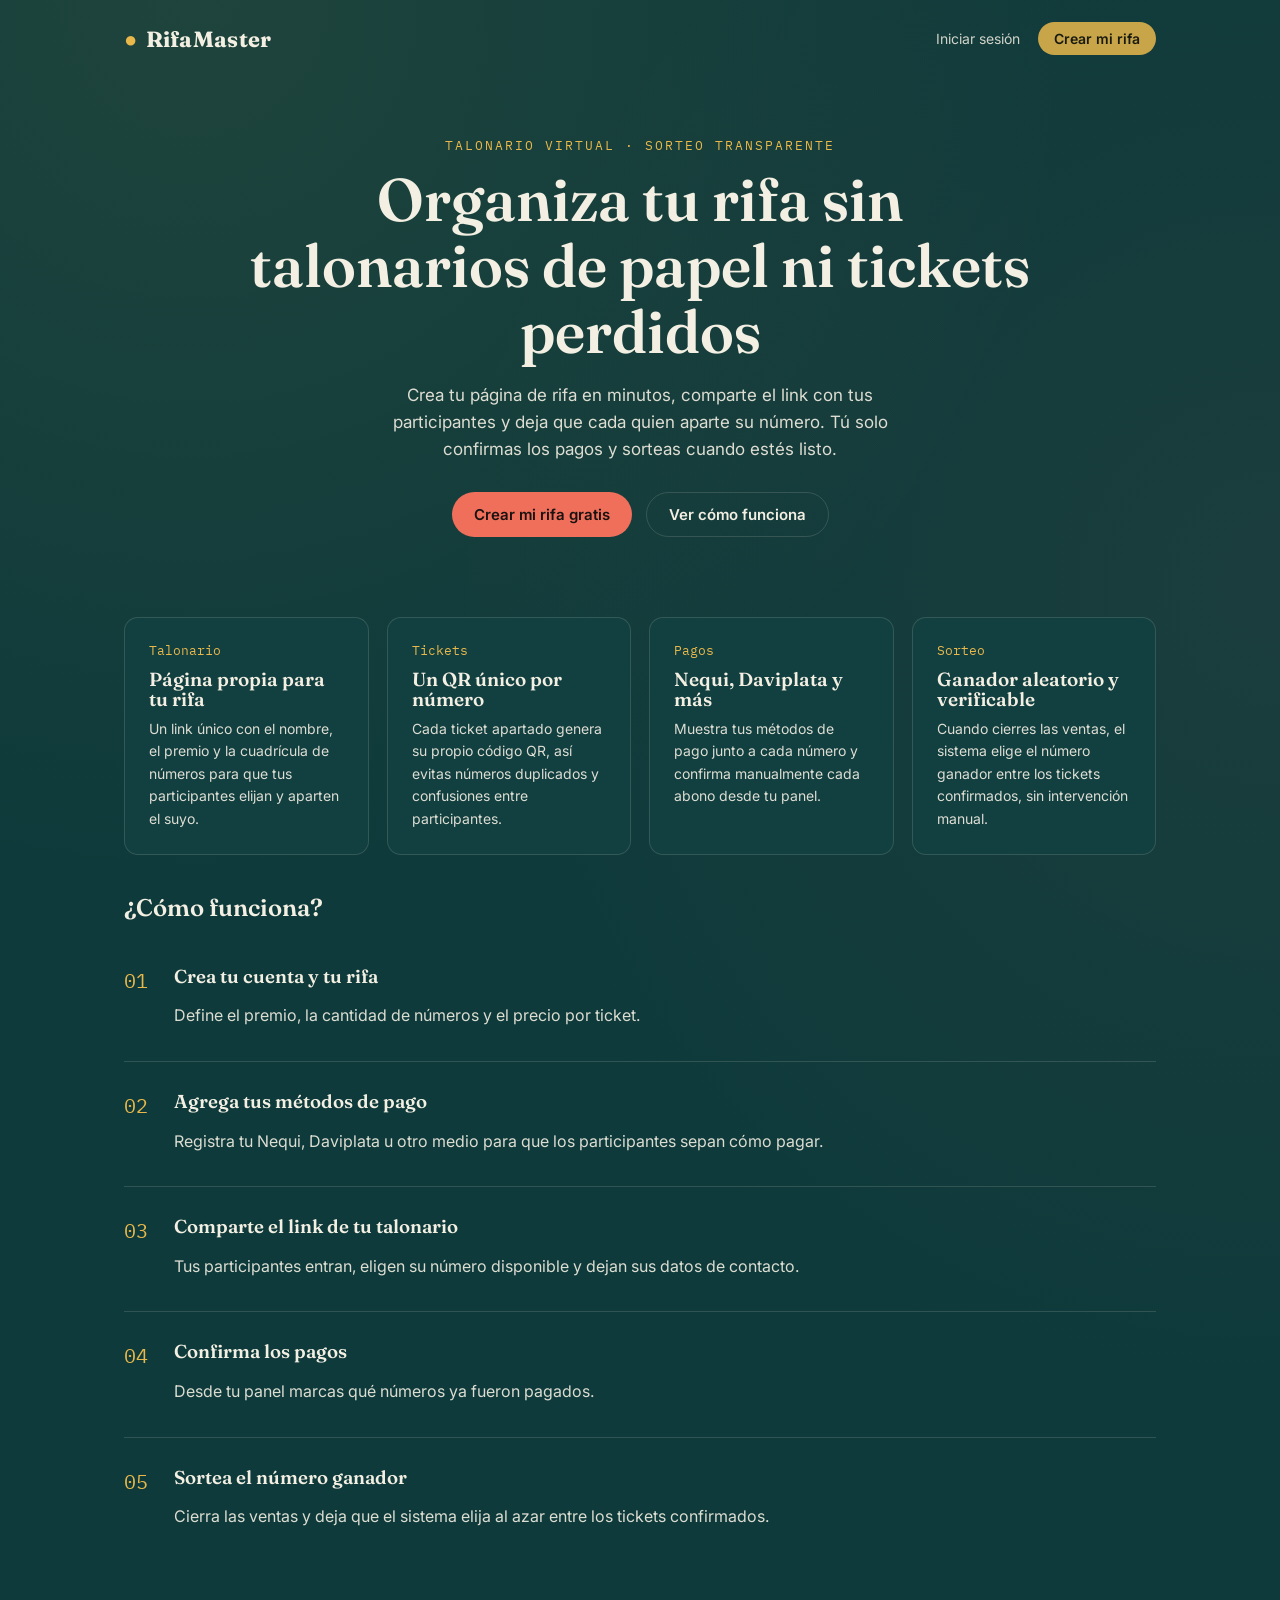
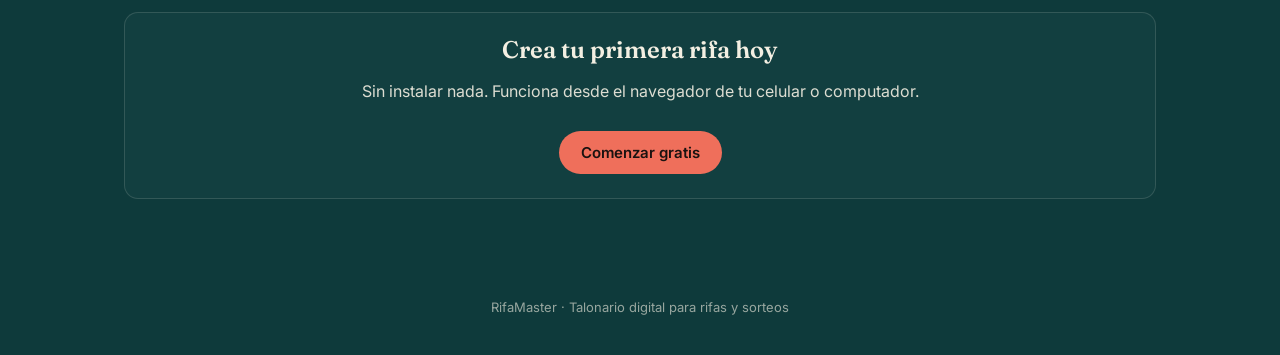
<file: index.html>
<!DOCTYPE html>
<html lang="es">
<head>
<meta charset="UTF-8">
<meta name="viewport" content="width=device-width, initial-scale=1.0">
<title>RifaMaster | Talonario digital para tus rifas</title>
<meta name="description" content="Crea tu rifa online, comparte el talonario digital y sortea el ganador de forma transparente.">
<link rel="preconnect" href="https://fonts.googleapis.com">
<link href="https://fonts.googleapis.com/css2?family=Fraunces:wght@500;600;700&family=Inter:wght@400;500;600;700&family=IBM+Plex+Mono:wght@400;500&display=swap" rel="stylesheet">
<link rel="stylesheet" href="css/style.css">
</head>
<body>

<nav class="nav">
  <a href="index.html" class="nav__brand"><span class="dot">●</span> RifaMaster</a>
  <div class="nav__links">
    <a href="login.html">Iniciar sesión</a>
    <a href="register.html" class="btn btn--gold btn--sm">Crear mi rifa</a>
  </div>
</nav>

<header class="hero">
  <div class="hero__eyebrow">Talonario virtual · Sorteo transparente</div>
  <h1>Organiza tu rifa sin talonarios de papel ni tickets perdidos</h1>
  <p class="lead">Crea tu página de rifa en minutos, comparte el link con tus participantes y deja que cada quien aparte su número. Tú solo confirmas los pagos y sorteas cuando estés listo.</p>
  <div class="hero__cta">
    <a href="register.html" class="btn btn--primary">Crear mi rifa gratis</a>
    <a href="#como-funciona" class="btn btn--ghost">Ver cómo funciona</a>
  </div>
</header>

<main class="container">

  <section class="features">
    <div class="feature">
      <div class="feature__num">Talonario</div>
      <h3>Página propia para tu rifa</h3>
      <p>Un link único con el nombre, el premio y la cuadrícula de números para que tus participantes elijan y aparten el suyo.</p>
    </div>
    <div class="feature">
      <div class="feature__num">Tickets</div>
      <h3>Un QR único por número</h3>
      <p>Cada ticket apartado genera su propio código QR, así evitas números duplicados y confusiones entre participantes.</p>
    </div>
    <div class="feature">
      <div class="feature__num">Pagos</div>
      <h3>Nequi, Daviplata y más</h3>
      <p>Muestra tus métodos de pago junto a cada número y confirma manualmente cada abono desde tu panel.</p>
    </div>
    <div class="feature">
      <div class="feature__num">Sorteo</div>
      <h3>Ganador aleatorio y verificable</h3>
      <p>Cuando cierres las ventas, el sistema elige el número ganador entre los tickets confirmados, sin intervención manual.</p>
    </div>
  </section>

  <section id="como-funciona">
    <h2>¿Cómo funciona?</h2>
    <div class="steps">
      <div class="step"><div class="step__num">01</div><div><h3>Crea tu cuenta y tu rifa</h3><p>Define el premio, la cantidad de números y el precio por ticket.</p></div></div>
      <div class="step"><div class="step__num">02</div><div><h3>Agrega tus métodos de pago</h3><p>Registra tu Nequi, Daviplata u otro medio para que los participantes sepan cómo pagar.</p></div></div>
      <div class="step"><div class="step__num">03</div><div><h3>Comparte el link de tu talonario</h3><p>Tus participantes entran, eligen su número disponible y dejan sus datos de contacto.</p></div></div>
      <div class="step"><div class="step__num">04</div><div><h3>Confirma los pagos</h3><p>Desde tu panel marcas qué números ya fueron pagados.</p></div></div>
      <div class="step"><div class="step__num">05</div><div><h3>Sortea el número ganador</h3><p>Cierra las ventas y deja que el sistema elija al azar entre los tickets confirmados.</p></div></div>
    </div>
  </section>

  <section class="card" style="text-align:center; margin-bottom:60px;">
    <h2>Crea tu primera rifa hoy</h2>
    <p>Sin instalar nada. Funciona desde el navegador de tu celular o computador.</p>
    <a href="register.html" class="btn btn--primary" style="margin-top:10px;">Comenzar gratis</a>
  </section>

</main>

<footer class="site-footer">
  RifaMaster · Talonario digital para rifas y sorteos
</footer>

</body>
</html>
</file>
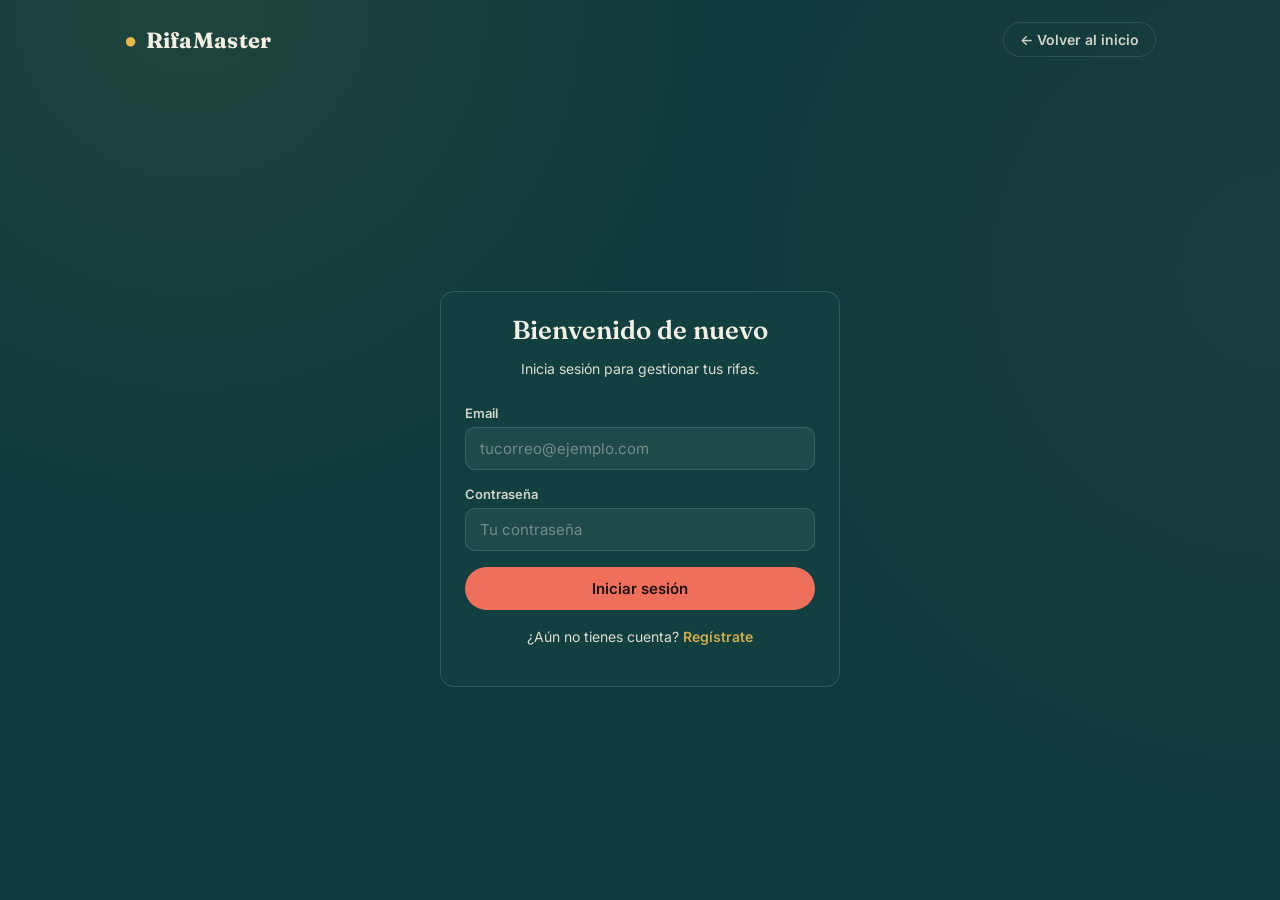
<file: dashboard.html>
<!DOCTYPE html>
<html lang="es">
<head>
<meta charset="UTF-8">
<meta name="viewport" content="width=device-width, initial-scale=1.0">
<title>Mis rifas | RifaMaster</title>
<link rel="preconnect" href="https://fonts.googleapis.com">
<link href="https://fonts.googleapis.com/css2?family=Fraunces:wght@500;600;700&family=Inter:wght@400;500;600;700&family=IBM+Plex+Mono:wght@400;500&display=swap" rel="stylesheet">
<link rel="stylesheet" href="css/style.css">
</head>
<body>

<nav class="nav">
  <a href="dashboard.html" class="nav__brand"><span class="dot">●</span> RifaMaster</a>
  <div class="nav__links">
    <span id="userName" style="opacity:.7; font-size:14px;"></span>
    <a href="#" id="logoutBtn" class="btn btn--ghost btn--sm">Cerrar sesión</a>
  </div>
</nav>

<main class="container">
  <div class="dash-header">
    <div>
      <h2 style="margin-bottom:2px;">Mis rifas</h2>
      <p style="margin:0; font-size:14px;">Crea, publica y gestiona tus sorteos.</p>
    </div>
    <a href="raffle-form.html" class="btn btn--primary">+ Nueva rifa</a>
  </div>

  <div id="content"><p class="spinner-text">Cargando tus rifas...</p></div>
</main>

<script src="js/api.js"></script>
<script>
Auth.requireAuthOrRedirect();
document.getElementById("userName").textContent = Auth.getUser()?.name || "";

document.getElementById("logoutBtn").addEventListener("click", (e) => {
  e.preventDefault();
  Auth.clear();
  window.location.href = "login.html";
});

const statusLabel = { draft: "Borrador", published: "Publicada", closed: "Ventas cerradas", drawn: "Sorteada" };

async function loadRaffles() {
  const content = document.getElementById("content");
  try {
    const { raffles } = await api("/raffles/mine", { auth: true });

    if (raffles.length === 0) {
      content.innerHTML = `
        <div class="empty-state">
          <h3>Aún no tienes rifas</h3>
          <p>Crea la primera y comparte el link con tus participantes.</p>
          <a href="raffle-form.html" class="btn btn--primary" style="margin-top:10px;">Crear mi primera rifa</a>
        </div>`;
      return;
    }

    content.innerHTML = `<div class="raffle-grid">${raffles.map(r => `
      <div class="raffle-card" style="position:relative;">
        <button class="btn btn--danger btn--sm delete-raffle" data-id="${r.id}" data-title="${r.title}" title="Eliminar rifa" style="position:absolute; top:10px; right:10px; z-index:2; background:rgba(16,35,31,.75); color:#ffb4ab; border-color:rgba(232,87,75,.5);">✕</button>
        <a href="raffle-admin.html?id=${r.id}" style="text-decoration:none; color:inherit; display:block;">
          <div class="raffle-card__banner" style="${r.bannerUrl ? `background-image:url('${r.bannerUrl}')` : ""}"></div>
          <div class="raffle-card__body">
            <span class="badge badge--${r.status}">${statusLabel[r.status]}</span>
            <h3>${r.title}</h3>
            <div class="meta">${r.ticketCount} números · ${formatMoney(r.pricePerTicket, r.currency)} c/u</div>
            <p style="font-size:13px; margin:0;">🏆 ${r.prize}</p>
          </div>
        </a>
      </div>
    `).join("")}</div>`;

    document.querySelectorAll(".delete-raffle").forEach((btn) => {
      btn.addEventListener("click", async (e) => {
        e.preventDefault();
        e.stopPropagation();
        const title = btn.dataset.title;
        if (!confirm(`¿Eliminar la rifa "${title}"? Esto borrará también todos sus tickets y no se puede deshacer.`)) return;
        try {
          await api(`/raffles/mine/${btn.dataset.id}`, { method: "DELETE", auth: true });
          loadRaffles();
        } catch (err) {
          alert(err.message);
        }
      });
    });
  } catch (err) {
    showError(content, err.message);
  }
}

loadRaffles();
</script>
</body>
</html>
</file>
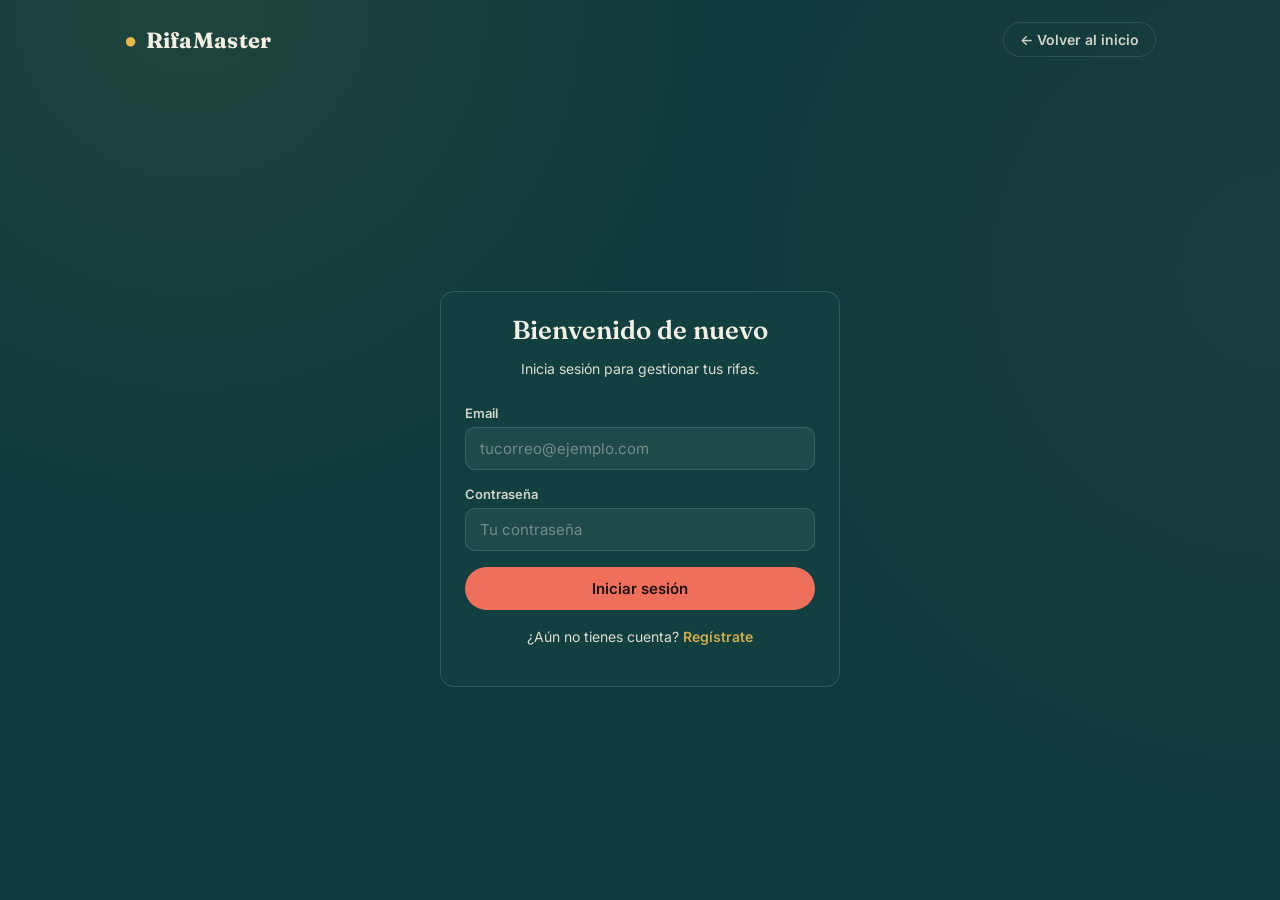
<file: login.html>
<!DOCTYPE html>
<html lang="es">
<head>
<meta charset="UTF-8">
<meta name="viewport" content="width=device-width, initial-scale=1.0">
<title>Iniciar sesión | RifaMaster</title>
<link rel="preconnect" href="https://fonts.googleapis.com">
<link href="https://fonts.googleapis.com/css2?family=Fraunces:wght@500;600;700&family=Inter:wght@400;500;600;700&family=IBM+Plex+Mono:wght@400;500&display=swap" rel="stylesheet">
<link rel="stylesheet" href="css/style.css">
</head>
<body>

<nav class="nav">
  <a href="index.html" class="nav__brand"><span class="dot">●</span> RifaMaster</a>
  <div class="nav__links">
    <a href="index.html" class="btn btn--ghost btn--sm">← Volver al inicio</a>
  </div>
</nav>

<div class="auth-wrap">
  <div class="auth-card card">
    <h1>Bienvenido de nuevo</h1>
    <p class="sub">Inicia sesión para gestionar tus rifas.</p>

    <div id="msg"></div>

    <form id="loginForm">
      <div class="field">
        <label for="email">Email</label>
        <input id="email" type="email" placeholder="tucorreo@ejemplo.com" required>
      </div>
      <div class="field">
        <label for="password">Contraseña</label>
        <input id="password" type="password" placeholder="Tu contraseña" required>
      </div>
      <button type="submit" class="btn btn--primary" style="width:100%;" id="submitBtn">Iniciar sesión</button>
    </form>

    <p class="auth-switch">¿Aún no tienes cuenta? <a href="register.html">Regístrate</a></p>
  </div>
</div>

<script src="js/api.js"></script>
<script>
document.getElementById("loginForm").addEventListener("submit", async (e) => {
  e.preventDefault();
  const msg = document.getElementById("msg");
  const btn = document.getElementById("submitBtn");
  msg.innerHTML = "";
  btn.disabled = true;
  btn.textContent = "Ingresando...";

  try {
    const data = await api("/auth/login", {
      method: "POST",
      body: {
        email: document.getElementById("email").value,
        password: document.getElementById("password").value,
      },
    });
    Auth.setSession(data.token, data.user);
    window.location.href = "dashboard.html";
  } catch (err) {
    showError(msg, err.message);
    btn.disabled = false;
    btn.textContent = "Iniciar sesión";
  }
});
</script>
</body>
</html>
</file>
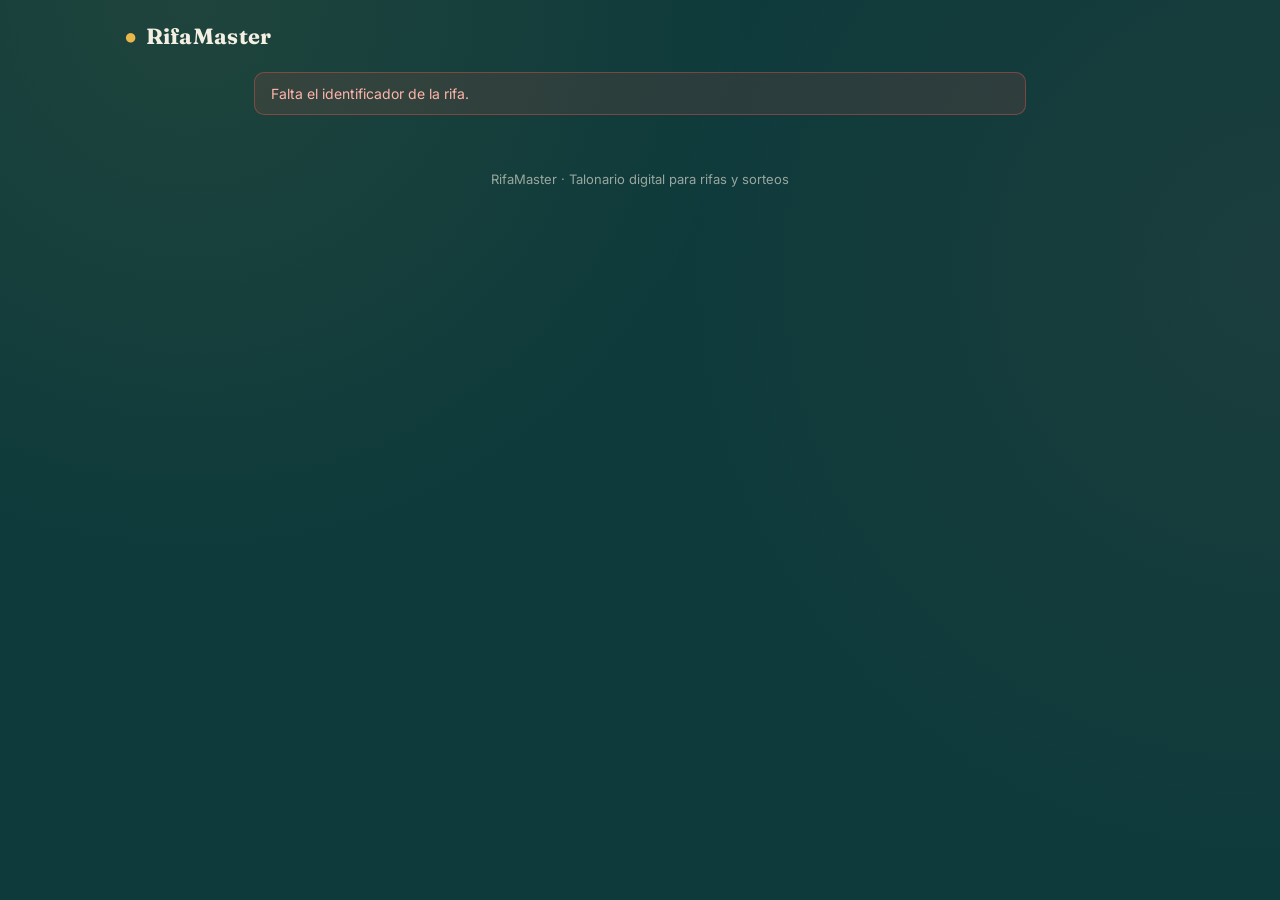
<file: r.html>
<!DOCTYPE html>
<html lang="es">
<head>
<meta charset="UTF-8">
<meta name="viewport" content="width=device-width, initial-scale=1.0">
<title>Talonario | RifaMaster</title>
<link rel="preconnect" href="https://fonts.googleapis.com">
<link href="https://fonts.googleapis.com/css2?family=Fraunces:wght@500;600;700&family=Inter:wght@400;500;600;700&family=IBM+Plex+Mono:wght@400;500&display=swap" rel="stylesheet">
<link rel="stylesheet" href="css/style.css">
</head>
<body>

<nav class="nav">
  <a href="index.html" class="nav__brand"><span class="dot">●</span> RifaMaster</a>
</nav>

<main class="container" style="max-width:820px;">
  <div id="content"><p class="spinner-text">Cargando talonario...</p></div>
</main>

<footer class="site-footer">RifaMaster · Talonario digital para rifas y sorteos</footer>

<script src="js/api.js"></script>
<script>
const params = new URLSearchParams(window.location.search);
const slug = params.get("slug");
const content = document.getElementById("content");
const statusLabel = { published: "Ventas abiertas", closed: "Ventas cerradas", drawn: "Sorteada" };

let raffleData = null;

async function load() {
  if (!slug) {
    showError(content, "Falta el identificador de la rifa.");
    return;
  }
  try {
    const data = await api(`/raffles/public/${slug}`);
    raffleData = data;
    render(data);
  } catch (err) {
    showError(content, err.message);
  }
}

function render({ raffle, tickets }) {
  content.innerHTML = `
    ${raffle.bannerUrl ? `<div style="height:180px; border-radius:14px; background-size:cover; background-position:center; background-image:url('${raffle.bannerUrl}'); margin:20px 0;"></div>` : ""}
    <span class="badge badge--${raffle.status}">${statusLabel[raffle.status] || raffle.status}</span>
    <h1 style="margin:8px 0 4px;">${raffle.title}</h1>
    <p>${raffle.description || ""}</p>
    <p style="font-size:15px;"><strong>🏆 Premio:</strong> ${raffle.prize}${raffle.prizeValue ? ` (aprox. ${formatMoney(raffle.prizeValue, raffle.currency)})` : ""}</p>
    <p style="font-size:15px;"><strong>💵 Precio por número:</strong> ${formatMoney(raffle.pricePerTicket, raffle.currency)}</p>
    ${raffle.drawDate ? `<p style="font-size:15px;"><strong>📅 Fecha del sorteo:</strong> ${new Date(raffle.drawDate).toLocaleDateString("es-CO")}</p>` : ""}

    ${raffle.paymentMethods.length ? `
      <h3 style="margin-top:24px;">Métodos de pago</h3>
      <div class="pm-list">
        ${raffle.paymentMethods.map(pm => `
          <div class="pm-item">
            <span class="pm-type">${pm.type}</span>
            <span>${pm.numberOrAccount}${pm.holderName ? ` · ${pm.holderName}` : ""}</span>
          </div>
        `).join("")}
      </div>` : ""}

    ${raffle.status === "drawn" ? `
      <div class="card" style="margin:24px 0; border-color:var(--gold); text-align:center;">
        <h2 style="margin-bottom:4px;">🎉 Número ganador</h2>
        <div style="font-family:var(--font-mono); font-size:38px; color:var(--gold); font-weight:700;">${raffle.winningTicket}</div>
      </div>
    ` : `
      <h3 style="margin-top:28px;">Elige tu número</h3>
      <div class="legend">
        <span><i style="background:rgba(251,247,238,.08); border:1px solid var(--line);"></i> Disponible</span>
        <span><i style="background:rgba(232,184,75,.5);"></i> Reservado</span>
        <span><i style="background:rgba(232,87,75,.5);"></i> Confirmado</span>
      </div>
      <div class="ticket-grid" id="grid"></div>
    `}
  `;

  if (raffle.status === "published") {
    const grid = document.getElementById("grid");
    grid.innerHTML = tickets.map(t => `<div class="ticket-cell ${t.status}" data-num="${t.number}">${t.number}</div>`).join("");
    grid.querySelectorAll(".ticket-cell.available").forEach(cell => {
      cell.addEventListener("click", () => openModal(cell.dataset.num, raffle));
    });
  }
}

function openModal(number, raffle) {
  const backdrop = document.createElement("div");
  backdrop.className = "modal-backdrop";
  backdrop.innerHTML = `
    <div class="modal">
      <h3>Apartar el número ${number}</h3>
      <p style="font-size:14px;">Completa tus datos. El organizador confirmará tu pago para asegurar tu cupo.</p>
      <div id="modalMsg"></div>
      <form id="reserveForm">
        <div class="field"><label>Nombre completo</label><input id="rName" required></div>
        <div class="field"><label>Cédula</label><input id="rId"></div>
        <div class="field"><label>Teléfono</label><input id="rPhone" required></div>
        <div class="field"><label>Email (opcional)</label><input id="rEmail" type="email"></div>
        <div class="field">
          <label>Método de pago</label>
          <select id="rMethod">
            ${raffle.paymentMethods.map(pm => `<option value="${pm.type}">${pm.type} - ${pm.numberOrAccount}</option>`).join("") || '<option value="efectivo">Efectivo</option>'}
          </select>
        </div>
        <div class="field">
          <label>Comprobante de pago (opcional, puedes subirlo después)</label>
          <input id="rProof" type="file" accept="image/png,image/jpeg,image/webp">
          <p class="hint">Si ya hiciste la transferencia, adjunta la foto o captura del comprobante para agilizar la confirmación.</p>
        </div>
        <div style="display:flex; gap:10px; margin-top:6px;">
          <button type="button" class="btn btn--ghost" id="cancelBtn" style="flex:1;">Cancelar</button>
          <button type="submit" class="btn btn--primary" style="flex:1;" id="confirmReserveBtn">Apartar número</button>
        </div>
      </form>
    </div>
  `;
  document.body.appendChild(backdrop);

  backdrop.querySelector("#cancelBtn").addEventListener("click", () => backdrop.remove());
  backdrop.addEventListener("click", (e) => { if (e.target === backdrop) backdrop.remove(); });

  backdrop.querySelector("#reserveForm").addEventListener("submit", async (e) => {
    e.preventDefault();
    const msg = backdrop.querySelector("#modalMsg");
    const btn = backdrop.querySelector("#confirmReserveBtn");
    btn.disabled = true;
    btn.textContent = "Apartando...";
    try {
      const proofFile = backdrop.querySelector("#rProof").files[0];
      const paymentProof = await fileToBase64(proofFile);
      const phone = backdrop.querySelector("#rPhone").value;

      const data = await api(`/tickets/public/${slug}/reserve`, {
        method: "POST",
        body: {
          number,
          name: backdrop.querySelector("#rName").value,
          idNumber: backdrop.querySelector("#rId").value,
          phone,
          email: backdrop.querySelector("#rEmail").value,
          paymentMethod: backdrop.querySelector("#rMethod").value,
          paymentProof,
        },
      });
      backdrop.querySelector(".modal").innerHTML = `
        <h3>¡Número ${number} apartado! 🎟️</h3>
        <p style="font-size:14px;">${data.message}</p>
        <img src="${data.ticket.qrCode}" alt="QR del ticket" style="width:100%; max-width:220px; display:block; margin:16px auto; border-radius:10px;">
        ${paymentProof ? "" : `
          <p class="hint">¿Ya hiciste el pago? Puedes adjuntar tu comprobante ahora.</p>
          <input id="laterProof" type="file" accept="image/png,image/jpeg,image/webp" style="margin-bottom:10px;">
          <div id="laterProofMsg"></div>
          <button class="btn btn--ghost" style="width:100%; margin-bottom:8px;" id="uploadLaterBtn">Subir comprobante</button>
        `}
        <button class="btn btn--gold" style="width:100%;" onclick="window.location.reload()">Listo</button>
      `;

      const uploadLaterBtn = backdrop.querySelector("#uploadLaterBtn");
      if (uploadLaterBtn) {
        uploadLaterBtn.addEventListener("click", async () => {
          const laterMsg = backdrop.querySelector("#laterProofMsg");
          try {
            const file = backdrop.querySelector("#laterProof").files[0];
            const proof = await fileToBase64(file);
            if (!proof) throw new Error("Selecciona una imagen primero.");
            await api(`/tickets/public/${slug}/ticket/${number}/proof`, {
              method: "POST",
              body: { phone, paymentProof: proof },
            });
            showSuccess(laterMsg, "Comprobante enviado. ¡Gracias!");
            uploadLaterBtn.disabled = true;
          } catch (err2) {
            showError(laterMsg, err2.message);
          }
        });
      }
    } catch (err) {
      showError(msg, err.message);
      btn.disabled = false;
      btn.textContent = "Apartar número";
    }
  });
}

load();
</script>
</body>
</html>
</file>
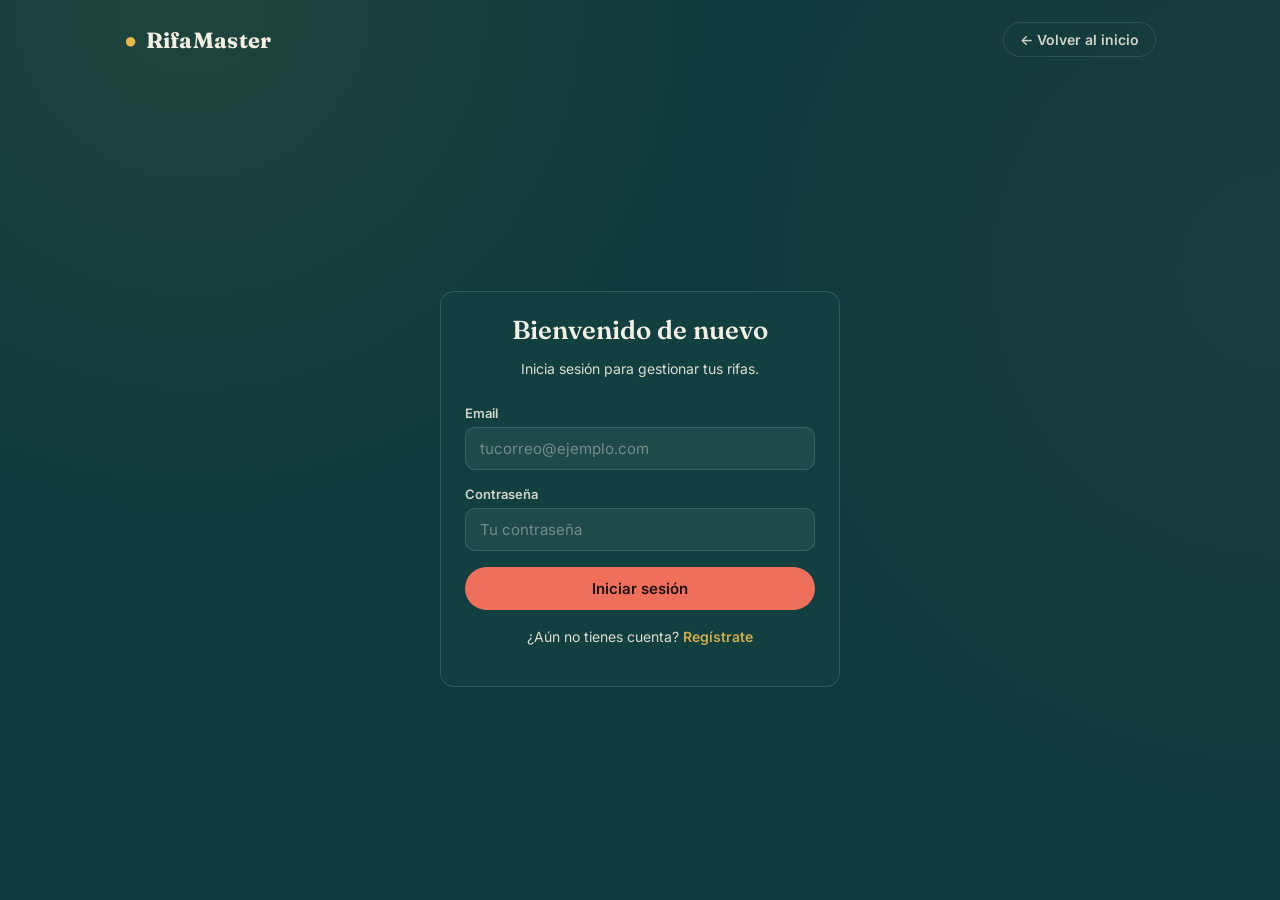
<file: raffle-admin.html>
<!DOCTYPE html>
<html lang="es">
<head>
<meta charset="UTF-8">
<meta name="viewport" content="width=device-width, initial-scale=1.0">
<title>Gestionar rifa | RifaMaster</title>
<link rel="preconnect" href="https://fonts.googleapis.com">
<link href="https://fonts.googleapis.com/css2?family=Fraunces:wght@500;600;700&family=Inter:wght@400;500;600;700&family=IBM+Plex+Mono:wght@400;500&display=swap" rel="stylesheet">
<link rel="stylesheet" href="css/style.css">
</head>
<body>

<nav class="nav">
  <a href="dashboard.html" class="nav__brand"><span class="dot">●</span> RifaMaster</a>
  <div class="nav__links"><a href="dashboard.html" class="btn btn--ghost btn--sm">Volver</a></div>
</nav>

<main class="container">
  <div id="content"><p class="spinner-text">Cargando rifa...</p></div>
</main>

<script src="js/api.js"></script>
<script>
Auth.requireAuthOrRedirect();
const params = new URLSearchParams(window.location.search);
const raffleId = params.get("id");
const content = document.getElementById("content");
const statusLabel = { draft: "Borrador", published: "Publicada", closed: "Ventas cerradas", drawn: "Sorteada" };

let currentFilter = "";

async function load() {
  try {
    const { raffle, stats } = await api(`/raffles/mine/${raffleId}`, { auth: true });
    const statsMap = Object.fromEntries((stats || []).map(s => [s._id, s.count]));
    const publicUrl = `r.html?slug=${raffle.slug}`;

    content.innerHTML = `
      <div class="dash-header">
        <div>
          <span class="badge badge--${raffle.status}">${statusLabel[raffle.status]}</span>
          <h2 style="margin:6px 0 2px;">${raffle.title}</h2>
          <p style="margin:0; font-size:14px;">🏆 ${raffle.prize} · ${raffle.ticketCount} números · ${formatMoney(raffle.pricePerTicket, raffle.currency)} c/u</p>
        </div>
        <div style="display:flex; gap:8px; flex-wrap:wrap;">
          ${raffle.status === "draft" ? `<a href="raffle-form.html?id=${raffle.id}" class="btn btn--ghost btn--sm">Editar</a>` : ""}
          ${raffle.status === "draft" ? `<button class="btn btn--primary btn--sm" id="publishBtn">Publicar rifa</button>` : ""}
          ${raffle.status === "published" ? `<button class="btn btn--gold btn--sm" id="closeBtn">Cerrar ventas</button>` : ""}
          ${raffle.status === "closed" ? `<button class="btn btn--primary btn--sm" id="drawBtn">🎲 Sortear ganador</button>` : ""}
          <button class="btn btn--danger btn--sm" id="deleteBtn">Eliminar rifa</button>
        </div>
      </div>

      <div id="actionMsg"></div>

      ${raffle.status !== "draft" ? `
        <div class="card" style="margin-bottom:20px;">
          <label style="font-size:13px; opacity:.7;">Link para tus participantes</label>
          <div style="display:flex; gap:8px; margin-top:6px;">
            <input readonly value="${publicUrl}" id="shareLink" style="flex:1; padding:10px 14px; border-radius:10px; border:1px solid var(--line); background:rgba(251,247,238,.06); color:var(--cream); font-family:var(--font-mono); font-size:13px;">
            <a href="${publicUrl}" target="_blank" class="btn btn--ghost btn--sm">Ver página</a>
          </div>
        </div>` : `
        <div class="card" style="margin-bottom:20px;">
          <p style="margin:0;">Esta rifa está en borrador. Publícala para generar el talonario de ${raffle.ticketCount} números y obtener el link para compartir.</p>
        </div>`}

      ${raffle.status === "drawn" ? `
        <div class="card" style="margin-bottom:20px; border-color: var(--gold);">
          <h3 style="margin-bottom:4px;">🎉 Número ganador: <span style="color:var(--gold); font-family:var(--font-mono);">${raffle.winningTicket}</span></h3>
          <p style="margin:0; font-size:13px;">Sorteado el ${new Date(raffle.drawnAt).toLocaleString("es-CO")}</p>
        </div>` : ""}

      ${raffle.status !== "draft" ? `
        <h3>Tickets</h3>
        <div class="filters">
          <button data-f="" class="active">Todos (${Object.values(statsMap).reduce((a,b)=>a+b,0)})</button>
          <button data-f="available">Disponibles (${statsMap.available || 0})</button>
          <button data-f="reserved">Reservados (${statsMap.reserved || 0})</button>
          <button data-f="confirmed">Confirmados (${statsMap.confirmed || 0})</button>
          <button data-f="winner">Ganador (${statsMap.winner || 0})</button>
        </div>
        <div id="ticketsWrap"><p class="spinner-text">Cargando tickets...</p></div>
      ` : ""}
    `;

    document.getElementById("publishBtn")?.addEventListener("click", () => runAction(`/raffles/mine/${raffle.id}/publish`, "Rifa publicada. ¡Ya puedes compartir el link!"));
    document.getElementById("closeBtn")?.addEventListener("click", () => runAction(`/raffles/mine/${raffle.id}/close`, "Ventas cerradas. Ya puedes sortear el ganador."));
    document.getElementById("drawBtn")?.addEventListener("click", () => runDraw(raffle.id));
    document.getElementById("deleteBtn")?.addEventListener("click", () => deleteRaffle(raffle));

    document.querySelectorAll(".filters button").forEach((btn) => {
      btn.addEventListener("click", () => {
        document.querySelectorAll(".filters button").forEach(b => b.classList.remove("active"));
        btn.classList.add("active");
        currentFilter = btn.dataset.f;
        loadTickets(raffle.id);
      });
    });

    if (raffle.status !== "draft") loadTickets(raffle.id);
  } catch (err) {
    showError(content, err.message);
  }
}

async function runAction(path, successMsg) {
  const msg = document.getElementById("actionMsg");
  try {
    await api(path, { method: "POST", auth: true });
    showSuccess(msg, successMsg);
    load();
  } catch (err) {
    showError(msg, err.message);
  }
}

async function runDraw(id) {
  if (!confirm("¿Sortear el número ganador ahora? Esta acción no se puede deshacer.")) return;
  const msg = document.getElementById("actionMsg");
  try {
    const data = await api(`/raffles/mine/${id}/draw`, { method: "POST", auth: true });
    showSuccess(msg, `🎉 El número ganador es ${data.winner.number} (${data.winner.buyer?.name || "sin datos"})`);
    load();
  } catch (err) {
    showError(msg, err.message);
  }
}

async function deleteRaffle(raffle) {
  const extraWarning = raffle.status !== "draft"
    ? " Esta rifa ya tiene participantes: también se borrarán sus tickets, datos de compradores y comprobantes."
    : "";
  if (!confirm(`¿Eliminar la rifa "${raffle.title}"?${extraWarning} Esta acción no se puede deshacer.`)) return;

  try {
    await api(`/raffles/mine/${raffle.id}`, { method: "DELETE", auth: true });
    window.location.href = "dashboard.html";
  } catch (err) {
    showError(document.getElementById("actionMsg"), err.message);
  }
}

async function loadTickets(id) {
  const wrap = document.getElementById("ticketsWrap");
  if (!wrap) return;
  try {
    const query = currentFilter ? `?status=${currentFilter}` : "";
    const { tickets } = await api(`/tickets/mine/${id}${query}`, { auth: true });

    if (tickets.length === 0) {
      wrap.innerHTML = `<p class="hint">No hay tickets en este filtro.</p>`;
      return;
    }

    wrap.innerHTML = `
      <table class="tickets-table">
        <thead><tr><th>#</th><th>Estado</th><th>Comprador</th><th>Teléfono</th><th>Pago</th><th>Comprobante</th><th></th></tr></thead>
        <tbody>
          ${tickets.map(t => `
            <tr>
              <td style="font-family:var(--font-mono);">${t.number}</td>
              <td><span class="badge badge--${t.status === 'confirmed' ? 'published' : t.status === 'reserved' ? 'closed' : t.status === 'winner' ? 'drawn' : 'draft'}">${t.status}</span></td>
              <td>${t.buyer?.name || "—"}</td>
              <td>${t.buyer?.phone || "—"}</td>
              <td>${t.paymentMethod || "—"}</td>
              <td>${t.paymentProof ? `<a href="#" class="view-proof" data-src="${t.paymentProof}">Ver imagen</a>` : "—"}</td>
              <td style="white-space:nowrap;">
                ${t.status === "reserved" ? `<button class="btn btn--gold btn--sm confirm-btn" data-tid="${t._id}">Confirmar pago</button>` : ""}
                ${(t.status === "reserved" || t.status === "confirmed") ? `<button class="btn btn--danger btn--sm release-btn" data-tid="${t._id}">Liberar</button>` : ""}
              </td>
            </tr>
          `).join("")}
        </tbody>
      </table>
    `;

    wrap.querySelectorAll(".confirm-btn").forEach(btn => btn.addEventListener("click", async () => {
      await api(`/tickets/mine/${id}/${btn.dataset.tid}/confirm`, { method: "POST", auth: true });
      load();
    }));
    wrap.querySelectorAll(".release-btn").forEach(btn => btn.addEventListener("click", async () => {
      if (!confirm("¿Liberar este número? Volverá a estar disponible.")) return;
      await api(`/tickets/mine/${id}/${btn.dataset.tid}/release`, { method: "POST", auth: true });
      load();
    }));
    wrap.querySelectorAll(".view-proof").forEach(link => link.addEventListener("click", (e) => {
      e.preventDefault();
      const backdrop = document.createElement("div");
      backdrop.className = "modal-backdrop";
      backdrop.innerHTML = `
        <div class="modal" style="text-align:center;">
          <img src="${link.dataset.src}" alt="Comprobante de pago" style="width:100%; border-radius:10px; margin-bottom:14px;">
          <button class="btn btn--ghost" style="width:100%;" id="closeProofBtn">Cerrar</button>
        </div>`;
      backdrop.addEventListener("click", (ev) => { if (ev.target === backdrop) backdrop.remove(); });
      backdrop.querySelector("#closeProofBtn").addEventListener("click", () => backdrop.remove());
      document.body.appendChild(backdrop);
    }));
  } catch (err) {
    showError(wrap, err.message);
  }
}

load();
</script>
</body>
</html>
</file>
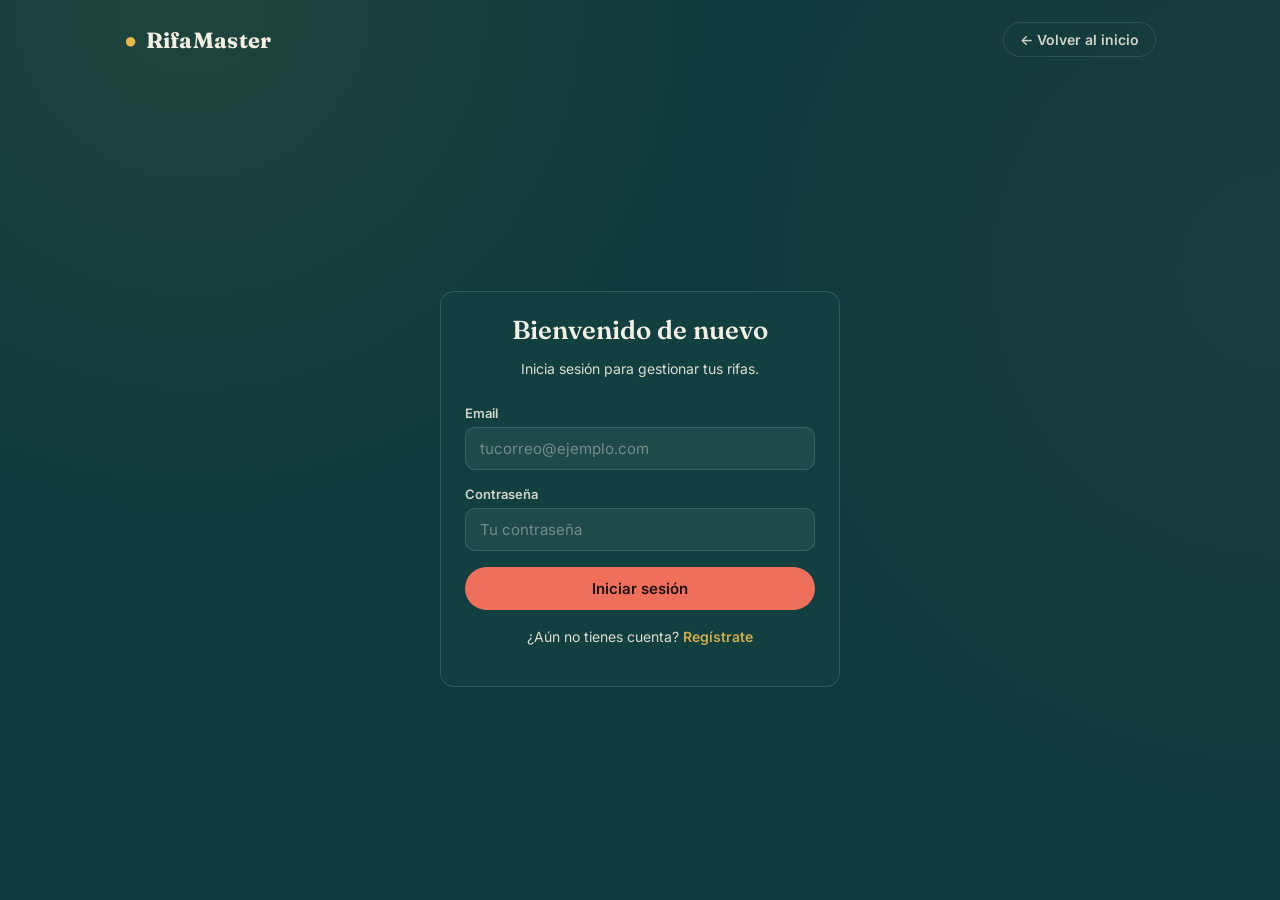
<file: raffle-form.html>
<!DOCTYPE html>
<html lang="es">
<head>
<meta charset="UTF-8">
<meta name="viewport" content="width=device-width, initial-scale=1.0">
<title>Nueva rifa | RifaMaster</title>
<link rel="preconnect" href="https://fonts.googleapis.com">
<link href="https://fonts.googleapis.com/css2?family=Fraunces:wght@500;600;700&family=Inter:wght@400;500;600;700&family=IBM+Plex+Mono:wght@400;500&display=swap" rel="stylesheet">
<link rel="stylesheet" href="css/style.css">
</head>
<body>

<nav class="nav">
  <a href="dashboard.html" class="nav__brand"><span class="dot">●</span> RifaMaster</a>
  <div class="nav__links"><a href="dashboard.html" class="btn btn--ghost btn--sm">Volver</a></div>
</nav>

<main class="container" style="max-width:640px;">
  <h2 id="formTitle">Nueva rifa</h2>
  <p style="font-size:14px;">Completa los datos de tu rifa. Podrás publicarla desde el panel una vez creada.</p>

  <div id="msg"></div>

  <form id="raffleForm" class="card">
    <div class="field">
      <label for="title">Título de la rifa</label>
      <input id="title" type="text" placeholder="Ej: Rifa de la nevera" required>
    </div>
    <div class="field">
      <label for="description">Descripción (opcional)</label>
      <textarea id="description" rows="3" placeholder="Cuéntale a tus participantes de qué se trata"></textarea>
    </div>
    <div class="field">
      <label for="bannerUrl">URL de una imagen del premio (opcional)</label>
      <input id="bannerUrl" type="url" placeholder="https://...">
    </div>
    <div class="field-row">
      <div class="field">
        <label for="prize">Premio</label>
        <input id="prize" type="text" placeholder="Ej: Nevera 300L" required>
      </div>
      <div class="field">
        <label for="prizeValue">Valor aprox. del premio</label>
        <input id="prizeValue" type="number" min="0" placeholder="1500000">
      </div>
    </div>
    <div class="field-row">
      <div class="field">
        <label for="ticketCount">Cantidad de números</label>
        <select id="ticketCount">
          <option value="100">100 (00-99)</option>
          <option value="1000" selected>1.000 (000-999)</option>
          <option value="10000">10.000 (0000-9999)</option>
        </select>
      </div>
      <div class="field">
        <label for="pricePerTicket">Precio por número (COP)</label>
        <input id="pricePerTicket" type="number" min="0" placeholder="10000" required>
      </div>
    </div>
    <div class="field">
      <label for="drawDate">Fecha estimada del sorteo (opcional)</label>
      <input id="drawDate" type="date">
    </div>

    <div class="field">
      <label>Métodos de pago</label>
      <div id="pmList" class="pm-list"></div>
      <button type="button" id="addPm" class="btn btn--ghost btn--sm">+ Agregar método de pago</button>
    </div>

    <button type="submit" class="btn btn--primary" style="width:100%; margin-top:10px;" id="submitBtn">Guardar rifa</button>
  </form>
</main>

<script src="js/api.js"></script>
<script>
Auth.requireAuthOrRedirect();

const params = new URLSearchParams(window.location.search);
const editId = params.get("id");
const pmList = document.getElementById("pmList");

function addPaymentMethodRow(pm = {}) {
  const row = document.createElement("div");
  row.className = "pm-item";
  row.innerHTML = `
    <select class="pm-type" style="flex:0 0 120px; margin-right:8px;">
      <option value="nequi" ${pm.type === "nequi" ? "selected" : ""}>Nequi</option>
      <option value="daviplata" ${pm.type === "daviplata" ? "selected" : ""}>Daviplata</option>
      <option value="bancolombia" ${pm.type === "bancolombia" ? "selected" : ""}>Bancolombia</option>
      <option value="efectivo" ${pm.type === "efectivo" ? "selected" : ""}>Efectivo</option>
      <option value="otro" ${pm.type === "otro" ? "selected" : ""}>Otro</option>
    </select>
    <input class="pm-number" placeholder="Número / cuenta" value="${pm.numberOrAccount || ""}" style="flex:1; margin-right:8px;">
    <input class="pm-holder" placeholder="A nombre de" value="${pm.holderName || ""}" style="flex:1; margin-right:8px;">
    <button type="button" class="btn btn--danger btn--sm remove-pm">✕</button>
  `;
  row.querySelector(".remove-pm").addEventListener("click", () => row.remove());
  pmList.appendChild(row);
}

document.getElementById("addPm").addEventListener("click", () => addPaymentMethodRow());
addPaymentMethodRow({ type: "nequi" });

function collectPaymentMethods() {
  return [...pmList.querySelectorAll(".pm-item")].map((row) => ({
    type: row.querySelector(".pm-type").value,
    numberOrAccount: row.querySelector(".pm-number").value,
    holderName: row.querySelector(".pm-holder").value,
  })).filter((pm) => pm.numberOrAccount);
}

async function loadForEdit() {
  if (!editId) return;
  document.getElementById("formTitle").textContent = "Editar rifa";
  try {
    const { raffle } = await api(`/raffles/mine/${editId}`, { auth: true });
    document.getElementById("title").value = raffle.title;
    document.getElementById("description").value = raffle.description || "";
    document.getElementById("bannerUrl").value = raffle.bannerUrl || "";
    document.getElementById("prize").value = raffle.prize;
    document.getElementById("prizeValue").value = raffle.prizeValue || "";
    document.getElementById("ticketCount").value = raffle.ticketCount;
    document.getElementById("pricePerTicket").value = raffle.pricePerTicket;
    if (raffle.drawDate) document.getElementById("drawDate").value = raffle.drawDate.slice(0, 10);
    pmList.innerHTML = "";
    (raffle.paymentMethods.length ? raffle.paymentMethods : [{ type: "nequi" }]).forEach(addPaymentMethodRow);
  } catch (err) {
    showError(document.getElementById("msg"), err.message);
  }
}
loadForEdit();

document.getElementById("raffleForm").addEventListener("submit", async (e) => {
  e.preventDefault();
  const msg = document.getElementById("msg");
  const btn = document.getElementById("submitBtn");
  msg.innerHTML = "";
  btn.disabled = true;
  btn.textContent = "Guardando...";

  const payload = {
    title: document.getElementById("title").value,
    description: document.getElementById("description").value,
    bannerUrl: document.getElementById("bannerUrl").value,
    prize: document.getElementById("prize").value,
    prizeValue: Number(document.getElementById("prizeValue").value) || 0,
    ticketCount: Number(document.getElementById("ticketCount").value),
    pricePerTicket: Number(document.getElementById("pricePerTicket").value),
    drawDate: document.getElementById("drawDate").value || null,
    paymentMethods: collectPaymentMethods(),
  };

  try {
    const data = editId
      ? await api(`/raffles/mine/${editId}`, { method: "PUT", body: payload, auth: true })
      : await api("/raffles", { method: "POST", body: payload, auth: true });
    window.location.href = `raffle-admin.html?id=${data.raffle.id}`;
  } catch (err) {
    showError(msg, err.message);
    btn.disabled = false;
    btn.textContent = "Guardar rifa";
  }
});
</script>
</body>
</html>
</file>
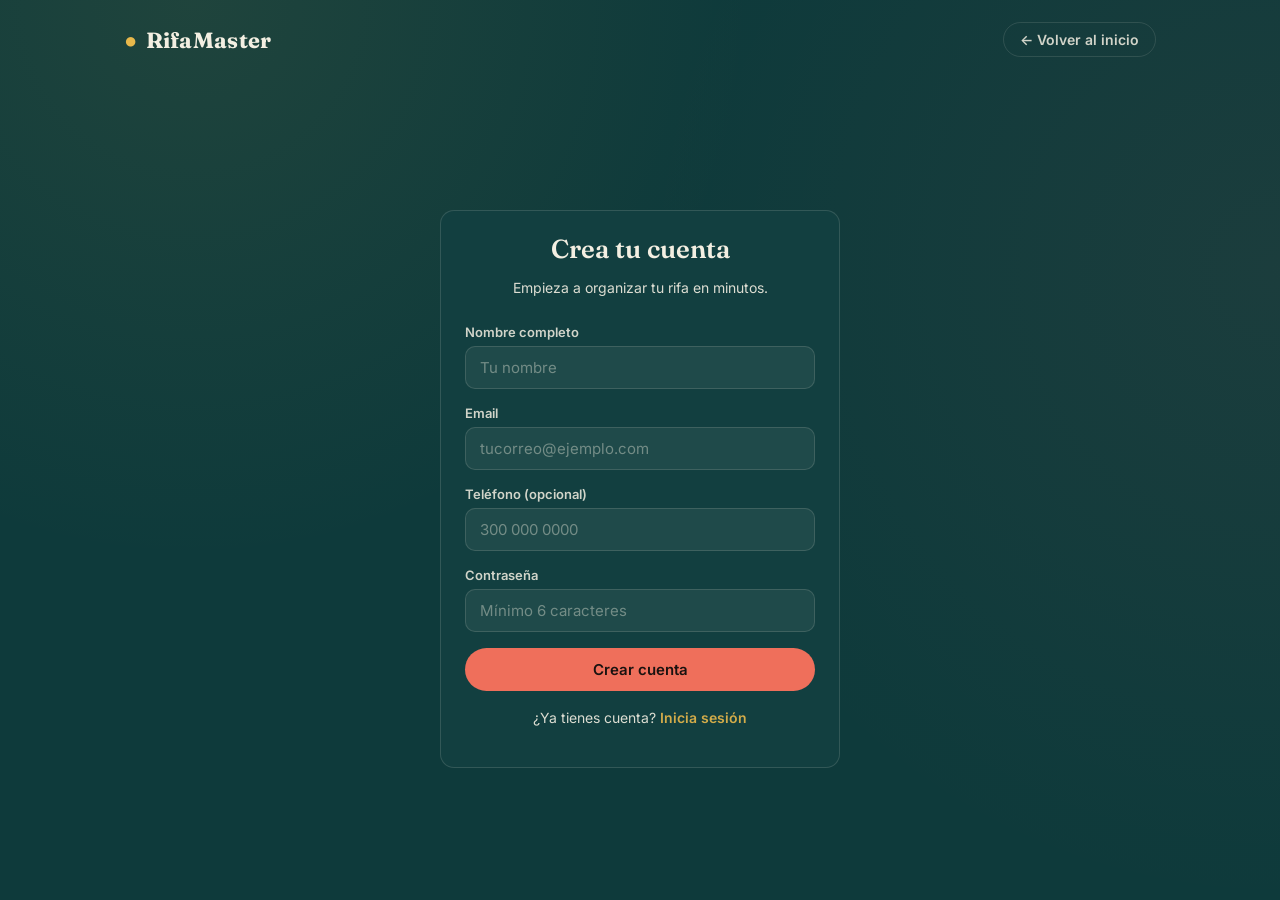
<file: register.html>
<!DOCTYPE html>
<html lang="es">
<head>
<meta charset="UTF-8">
<meta name="viewport" content="width=device-width, initial-scale=1.0">
<title>Crear cuenta | RifaMaster</title>
<link rel="preconnect" href="https://fonts.googleapis.com">
<link href="https://fonts.googleapis.com/css2?family=Fraunces:wght@500;600;700&family=Inter:wght@400;500;600;700&family=IBM+Plex+Mono:wght@400;500&display=swap" rel="stylesheet">
<link rel="stylesheet" href="css/style.css">
</head>
<body>

<nav class="nav">
  <a href="index.html" class="nav__brand"><span class="dot">●</span> RifaMaster</a>
  <div class="nav__links">
    <a href="index.html" class="btn btn--ghost btn--sm">← Volver al inicio</a>
  </div>
</nav>

<div class="auth-wrap">
  <div class="auth-card card">
    <h1>Crea tu cuenta</h1>
    <p class="sub">Empieza a organizar tu rifa en minutos.</p>

    <div id="msg"></div>

    <form id="registerForm">
      <div class="field">
        <label for="name">Nombre completo</label>
        <input id="name" type="text" placeholder="Tu nombre" required>
      </div>
      <div class="field">
        <label for="email">Email</label>
        <input id="email" type="email" placeholder="tucorreo@ejemplo.com" required>
      </div>
      <div class="field">
        <label for="phone">Teléfono (opcional)</label>
        <input id="phone" type="tel" placeholder="300 000 0000">
      </div>
      <div class="field">
        <label for="password">Contraseña</label>
        <input id="password" type="password" placeholder="Mínimo 6 caracteres" required>
      </div>
      <button type="submit" class="btn btn--primary" style="width:100%;" id="submitBtn">Crear cuenta</button>
    </form>

    <p class="auth-switch">¿Ya tienes cuenta? <a href="login.html">Inicia sesión</a></p>
  </div>
</div>

<script src="js/api.js"></script>
<script>
document.getElementById("registerForm").addEventListener("submit", async (e) => {
  e.preventDefault();
  const msg = document.getElementById("msg");
  const btn = document.getElementById("submitBtn");
  msg.innerHTML = "";
  btn.disabled = true;
  btn.textContent = "Creando cuenta...";

  try {
    const data = await api("/auth/register", {
      method: "POST",
      body: {
        name: document.getElementById("name").value,
        email: document.getElementById("email").value,
        phone: document.getElementById("phone").value,
        password: document.getElementById("password").value,
      },
    });
    Auth.setSession(data.token, data.user);
    window.location.href = "dashboard.html";
  } catch (err) {
    showError(msg, err.message);
    btn.disabled = false;
    btn.textContent = "Crear cuenta";
  }
});
</script>
</body>
</html>
</file>
<file: css/style.css>
/* =========================================================
   RifaMaster — Design tokens
   Tema "Noche de sorteo": fondo verde-noche profundo,
   acentos dorado (número ganador) y coral (acción),
   tickets sobre "papel" de boleto con borde perforado.
   ========================================================= */
:root {
  --bg: #0e3a3b;
  --bg-soft: #124746;
  --panel: #123f40;
  --gold: #e8b84b;
  --gold-dim: #b8913a;
  --coral: #ef6f5b;
  --coral-dim: #d65c49;
  --paper: #fbf7ee;
  --ink: #10231f;
  --ink-soft: #3c4f49;
  --cream: #f3efe2;
  --line: rgba(243, 239, 226, 0.14);
  --ok: #6fbf8b;
  --danger: #e8574b;

  --font-display: "Fraunces", "Georgia", serif;
  --font-body: "Inter", -apple-system, sans-serif;
  --font-mono: "IBM Plex Mono", monospace;

  --radius: 14px;
  --shadow: 0 20px 50px -20px rgba(0, 0, 0, 0.5);
}

* { box-sizing: border-box; }

html, body {
  margin: 0;
  padding: 0;
  background: var(--bg);
  color: var(--cream);
  font-family: var(--font-body);
  -webkit-font-smoothing: antialiased;
}

body {
  background-image:
    radial-gradient(circle at 15% 0%, rgba(232, 184, 75, 0.08), transparent 40%),
    radial-gradient(circle at 100% 30%, rgba(239, 111, 91, 0.06), transparent 45%);
  min-height: 100vh;
}

a { color: inherit; }

h1, h2, h3, h4 {
  font-family: var(--font-display);
  font-weight: 600;
  line-height: 1.1;
  margin: 0 0 0.4em;
}

p { line-height: 1.6; color: var(--cream); opacity: 0.9; }

.container {
  max-width: 1080px;
  margin: 0 auto;
  padding: 0 24px;
}

/* ---------- Nav ---------- */
.nav {
  display: flex;
  align-items: center;
  justify-content: space-between;
  padding: 22px 24px;
  max-width: 1080px;
  margin: 0 auto;
}
.nav__brand {
  font-family: var(--font-display);
  font-size: 22px;
  font-weight: 700;
  letter-spacing: 0.3px;
  text-decoration: none;
  display: flex;
  align-items: center;
  gap: 8px;
}
.nav__brand .dot { color: var(--gold); }
.nav__links { display: flex; gap: 18px; align-items: center; }
.nav__links a { text-decoration: none; font-size: 14px; opacity: 0.85; }
.nav__links a:hover { opacity: 1; }

/* ---------- Buttons ---------- */
.btn {
  display: inline-flex;
  align-items: center;
  justify-content: center;
  gap: 8px;
  font-family: var(--font-body);
  font-weight: 600;
  font-size: 15px;
  padding: 12px 22px;
  border-radius: 999px;
  border: none;
  cursor: pointer;
  text-decoration: none;
  transition: transform 0.15s ease, box-shadow 0.15s ease;
}
.btn:hover { transform: translateY(-1px); }
.btn:focus-visible { outline: 2px solid var(--gold); outline-offset: 2px; }
.btn--primary { background: var(--coral); color: #1a1210; }
.btn--primary:hover { background: var(--coral-dim); }
.btn--gold { background: var(--gold); color: #1a1508; }
.btn--gold:hover { background: var(--gold-dim); }
.btn--ghost { background: transparent; color: var(--cream); border: 1px solid var(--line); }
.btn--ghost:hover { border-color: var(--gold); }
.btn--danger { background: transparent; color: var(--danger); border: 1px solid rgba(232, 87, 75, 0.4); }
.btn--sm { padding: 8px 16px; font-size: 13px; }
.btn:disabled { opacity: 0.45; cursor: not-allowed; transform: none; }

/* ---------- Hero ---------- */
.hero {
  padding: 60px 24px 40px;
  text-align: center;
}
.hero__eyebrow {
  font-family: var(--font-mono);
  font-size: 13px;
  letter-spacing: 2px;
  text-transform: uppercase;
  color: var(--gold);
}
.hero h1 {
  font-size: clamp(36px, 6vw, 60px);
  max-width: 780px;
  margin: 12px auto 18px;
}
.hero p.lead {
  max-width: 560px;
  margin: 0 auto 28px;
  font-size: 17px;
}
.hero__cta { display: flex; gap: 14px; justify-content: center; flex-wrap: wrap; }

/* ---------- Ticket stub (signature element) ---------- */
.ticket-stub {
  position: relative;
  background: var(--paper);
  color: var(--ink);
  border-radius: 10px;
  padding: 22px;
  box-shadow: var(--shadow);
}
.ticket-stub::before,
.ticket-stub::after {
  content: "";
  position: absolute;
  top: 50%;
  width: 20px;
  height: 20px;
  background: var(--bg);
  border-radius: 50%;
  transform: translateY(-50%);
}
.ticket-stub::before { left: -10px; }
.ticket-stub::after { right: -10px; }
.ticket-stub .perforation {
  position: absolute;
  top: 0;
  bottom: 0;
  left: 74%;
  border-left: 2px dashed rgba(16, 35, 31, 0.25);
}

/* ---------- Feature grid ---------- */
.features {
  display: grid;
  grid-template-columns: repeat(auto-fit, minmax(220px, 1fr));
  gap: 18px;
  padding: 40px 0;
}
.feature {
  background: var(--panel);
  border: 1px solid var(--line);
  border-radius: var(--radius);
  padding: 24px;
}
.feature__num {
  font-family: var(--font-mono);
  color: var(--gold);
  font-size: 13px;
}
.feature h3 { font-size: 19px; margin-top: 10px; }
.feature p { font-size: 14px; margin: 0; }

/* ---------- Steps ---------- */
.steps {
  counter-reset: step;
  display: grid;
  gap: 14px;
  padding: 20px 0 50px;
}
.step {
  display: flex;
  gap: 16px;
  align-items: flex-start;
  padding: 16px 0;
  border-bottom: 1px solid var(--line);
}
.step:last-child { border-bottom: none; }
.step__num {
  font-family: var(--font-mono);
  color: var(--gold);
  font-size: 20px;
  min-width: 34px;
}

/* ---------- Cards / panels ---------- */
.card {
  background: var(--panel);
  border: 1px solid var(--line);
  border-radius: var(--radius);
  padding: 24px;
}
.card + .card { margin-top: 16px; }

/* ---------- Forms ---------- */
.field { margin-bottom: 16px; }
.field label {
  display: block;
  font-size: 13px;
  font-weight: 600;
  margin-bottom: 6px;
  color: var(--cream);
  opacity: 0.85;
}
.field input,
.field textarea,
.field select {
  width: 100%;
  padding: 11px 14px;
  border-radius: 10px;
  border: 1px solid var(--line);
  background: rgba(251, 247, 238, 0.06);
  color: var(--cream);
  font-family: var(--font-body);
  font-size: 15px;
}
.field input::placeholder, .field textarea::placeholder { color: rgba(243,239,226,0.4); }
.field input:focus, .field textarea:focus, .field select:focus {
  outline: none;
  border-color: var(--gold);
}
.field-row { display: grid; grid-template-columns: 1fr 1fr; gap: 14px; }
.hint { font-size: 12px; opacity: 0.6; margin-top: 4px; }
.error-box {
  background: rgba(232, 87, 75, 0.12);
  border: 1px solid rgba(232, 87, 75, 0.4);
  color: #ffb4ab;
  padding: 12px 16px;
  border-radius: 10px;
  font-size: 14px;
  margin-bottom: 16px;
}
.success-box {
  background: rgba(111, 191, 139, 0.12);
  border: 1px solid rgba(111, 191, 139, 0.4);
  color: var(--ok);
  padding: 12px 16px;
  border-radius: 10px;
  font-size: 14px;
  margin-bottom: 16px;
}

/* ---------- Auth pages ---------- */
.auth-wrap {
  min-height: calc(100vh - 80px);
  display: flex;
  align-items: center;
  justify-content: center;
  padding: 24px;
}
.auth-card { width: 100%; max-width: 400px; }
.auth-card h1 { font-size: 26px; text-align: center; }
.auth-card p.sub { text-align: center; font-size: 14px; margin-bottom: 24px; }
.auth-switch { text-align: center; font-size: 14px; margin-top: 16px; }
.auth-switch a { color: var(--gold); text-decoration: none; font-weight: 600; }

/* ---------- Dashboard ---------- */
.dash-header {
  display: flex;
  justify-content: space-between;
  align-items: center;
  padding: 30px 0;
  flex-wrap: wrap;
  gap: 12px;
}
.raffle-grid {
  display: grid;
  grid-template-columns: repeat(auto-fill, minmax(260px, 1fr));
  gap: 20px;
  padding-bottom: 60px;
}
.raffle-card {
  position: relative;
  background: var(--paper);
  color: var(--ink);
  border-radius: 12px;
  overflow: hidden;
  box-shadow: var(--shadow);
  text-decoration: none;
  display: block;
}
.raffle-card__banner {
  height: 110px;
  background-size: cover;
  background-position: center;
  background-color: var(--bg-soft);
}
.raffle-card__body { padding: 18px; }
.raffle-card h3 { font-size: 18px; margin-bottom: 4px; }
.raffle-card .meta { font-size: 13px; color: var(--ink-soft); margin-bottom: 10px; }
.badge {
  display: inline-block;
  font-family: var(--font-mono);
  font-size: 11px;
  letter-spacing: 0.5px;
  text-transform: uppercase;
  padding: 4px 10px;
  border-radius: 999px;
  font-weight: 600;
}
.badge--draft { background: rgba(60,79,73,0.15); color: var(--ink-soft); }
.badge--published { background: rgba(111,191,139,0.18); color: #2f7a4f; }
.badge--closed { background: rgba(232,184,75,0.2); color: var(--gold-dim); }
.badge--drawn { background: rgba(239,111,91,0.2); color: var(--coral-dim); }
.empty-state {
  text-align: center;
  padding: 60px 20px;
  border: 1px dashed var(--line);
  border-radius: var(--radius);
}

/* ---------- Ticket grid (public raffle page) ---------- */
.ticket-grid {
  display: grid;
  grid-template-columns: repeat(auto-fill, minmax(56px, 1fr));
  gap: 8px;
  margin: 24px 0;
}
.ticket-cell {
  font-family: var(--font-mono);
  font-size: 14px;
  text-align: center;
  padding: 10px 4px;
  border-radius: 8px;
  border: 1px solid var(--line);
  background: rgba(251, 247, 238, 0.05);
  cursor: pointer;
  transition: transform 0.1s ease;
}
.ticket-cell:hover { transform: scale(1.05); }
.ticket-cell.available { color: var(--cream); }
.ticket-cell.reserved { background: rgba(232, 184, 75, 0.25); color: var(--gold); cursor: not-allowed; }
.ticket-cell.confirmed { background: rgba(232, 87, 75, 0.25); color: var(--coral); cursor: not-allowed; }
.ticket-cell.winner { background: var(--gold); color: #1a1508; cursor: default; font-weight: 700; }
.legend { display: flex; gap: 18px; flex-wrap: wrap; font-size: 13px; margin-bottom: 10px; }
.legend span { display: inline-flex; align-items: center; gap: 6px; }
.legend i { width: 12px; height: 12px; border-radius: 3px; display: inline-block; }

/* ---------- Modal ---------- */
.modal-backdrop {
  position: fixed; inset: 0;
  background: rgba(6, 20, 20, 0.7);
  display: flex; align-items: center; justify-content: center;
  padding: 20px;
  z-index: 50;
}
.modal {
  background: var(--panel);
  border: 1px solid var(--line);
  border-radius: var(--radius);
  padding: 26px;
  width: 100%;
  max-width: 420px;
}

/* ---------- Table ---------- */
table.tickets-table { width: 100%; border-collapse: collapse; font-size: 14px; }
table.tickets-table th, table.tickets-table td {
  text-align: left;
  padding: 10px 8px;
  border-bottom: 1px solid var(--line);
}
table.tickets-table th { font-family: var(--font-mono); font-size: 12px; opacity: 0.7; text-transform: uppercase; }
.filters { display: flex; gap: 8px; margin-bottom: 16px; flex-wrap: wrap; }
.filters button {
  font-family: var(--font-mono);
  font-size: 12px;
  padding: 6px 12px;
  border-radius: 999px;
  border: 1px solid var(--line);
  background: transparent;
  color: var(--cream);
  cursor: pointer;
}
.filters button.active { background: var(--gold); color: #1a1508; border-color: var(--gold); }

/* ---------- Payment methods list ---------- */
.pm-list { display: grid; gap: 8px; margin: 10px 0 20px; }
.pm-item {
  display: flex;
  justify-content: space-between;
  align-items: center;
  background: rgba(251,247,238,0.05);
  border: 1px solid var(--line);
  border-radius: 10px;
  padding: 10px 14px;
  font-size: 14px;
}
.pm-item .pm-type { font-family: var(--font-mono); font-size: 12px; color: var(--gold); text-transform: uppercase; }

footer.site-footer {
  text-align: center;
  padding: 40px 24px;
  font-size: 13px;
  opacity: 0.6;
}

.spinner-text { font-family: var(--font-mono); font-size: 13px; opacity: 0.7; }

@media (max-width: 640px) {
  .field-row { grid-template-columns: 1fr; }
  .dash-header { flex-direction: column; align-items: flex-start; }
}
</file>
